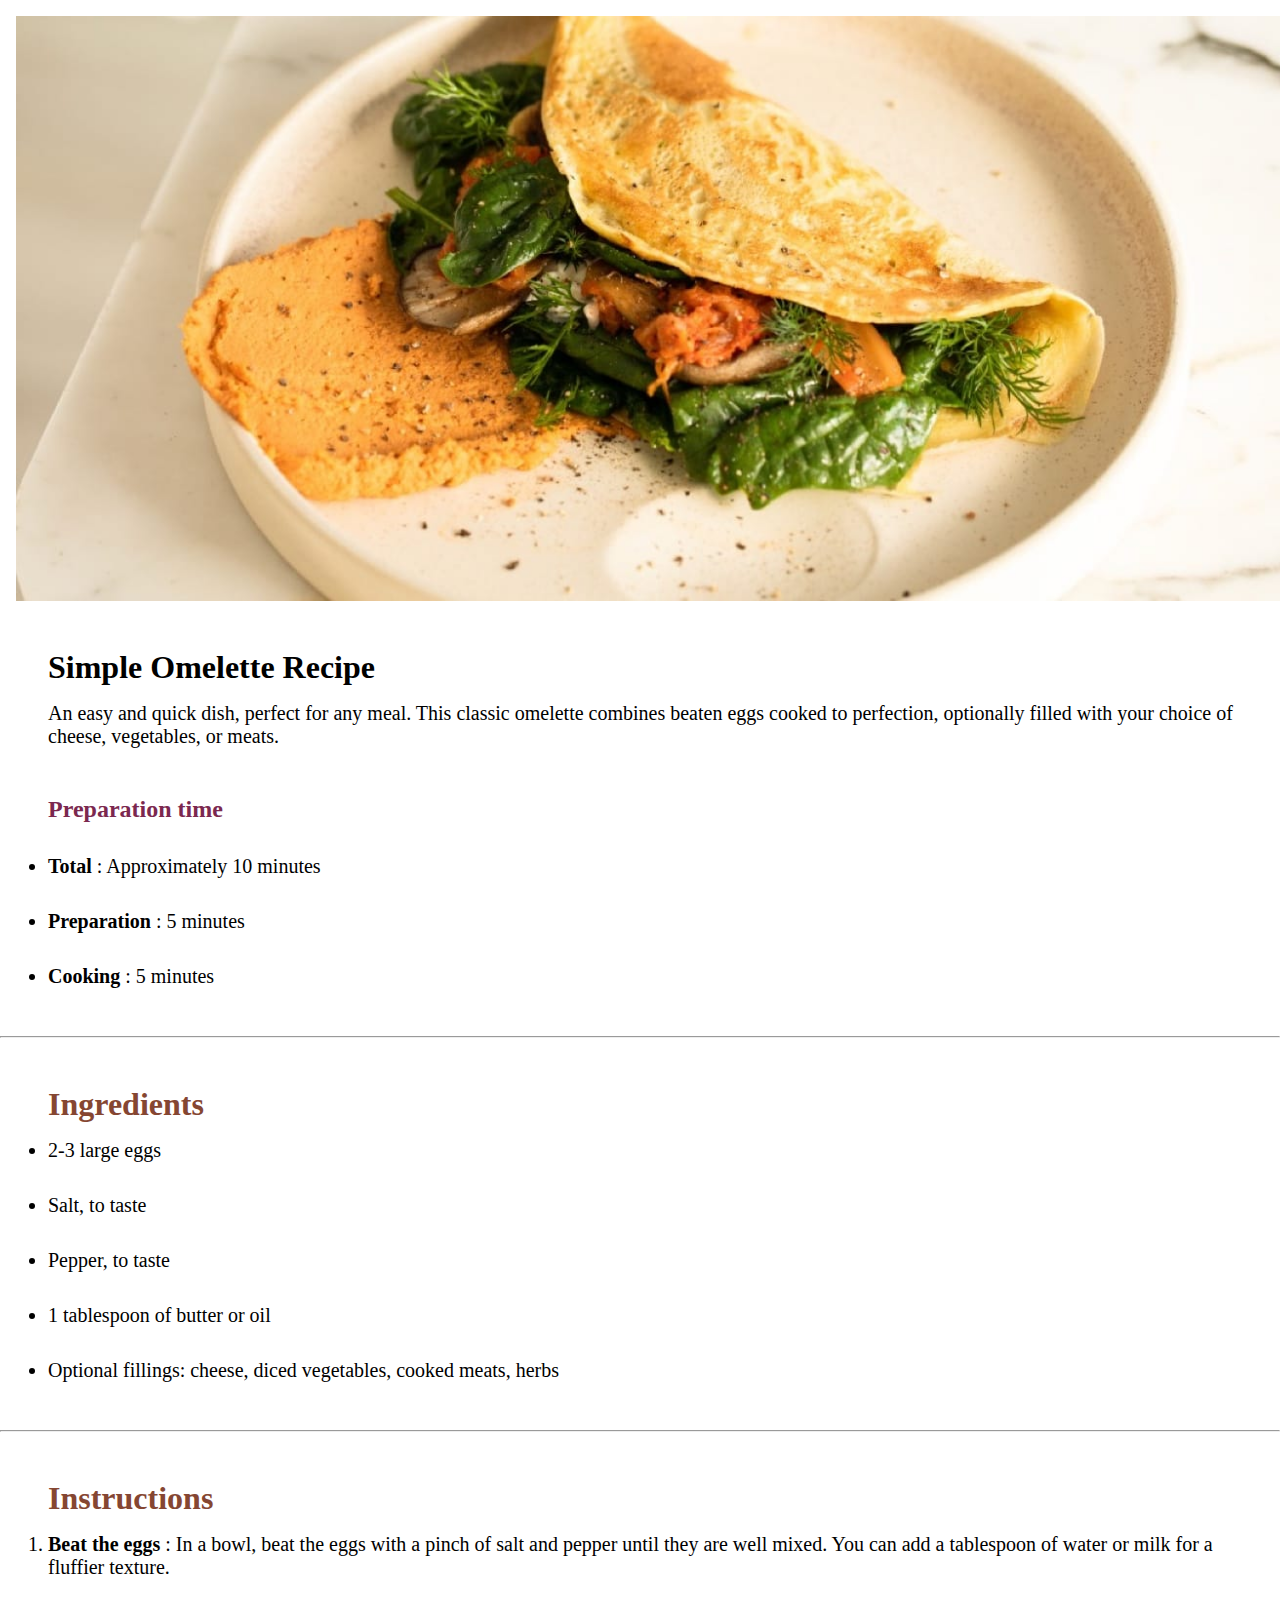
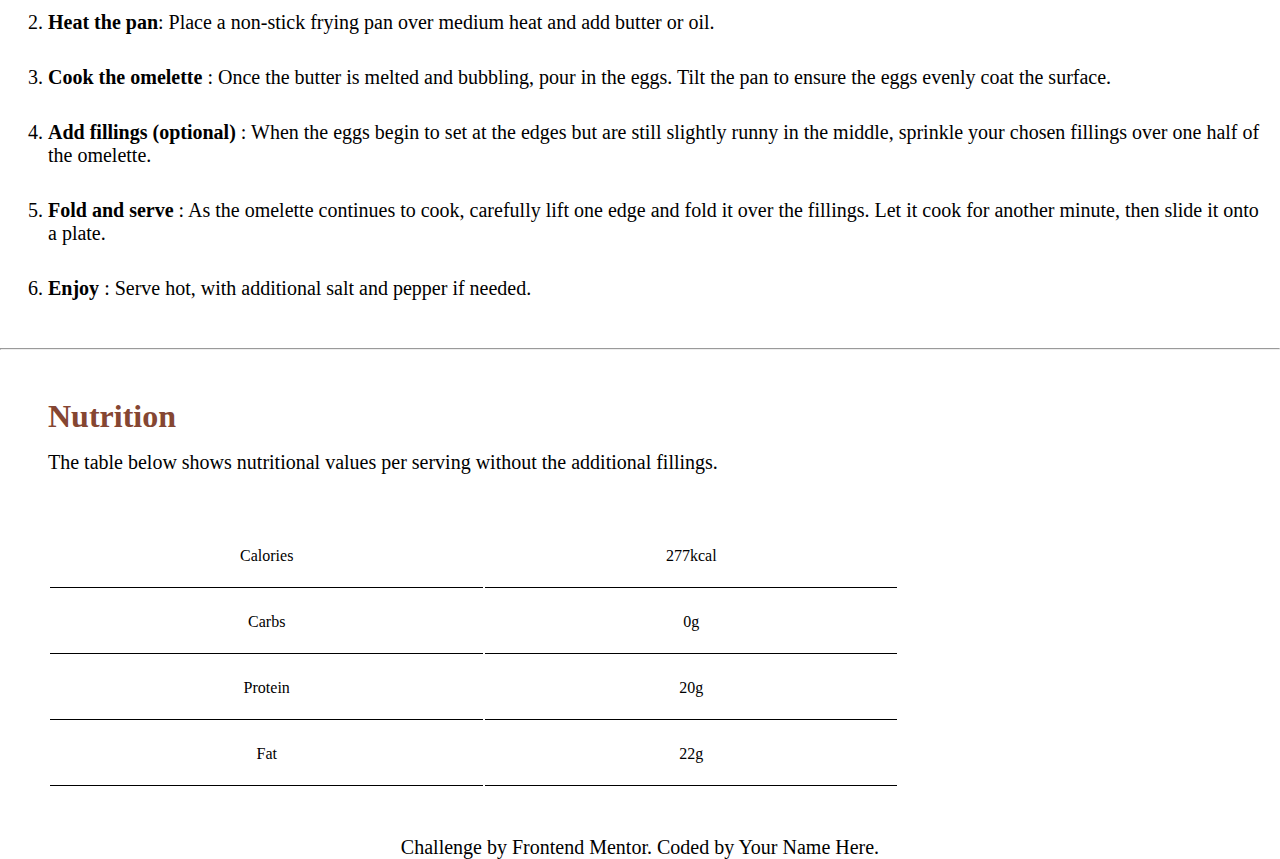
<file: index.html>
<!DOCTYPE html>
<html>

    <head>

        <link rel="stylesheet" href="./style.css">

        <meta name="viewport" content="width=device-width, initial-scale=1.0">

        <title> Frontend Mentor | Recipe Page </title>
    </head>

    <body>

        <img src="images/image-omelette.jpeg" alt="image of an omelette " class="img1">

        <div class="heading">   
            <h1> 
                Simple Omelette Recipe 
            </h1>    
            
            <p> 
                An easy and quick dish, perfect for any meal. This classic omelette combines beaten eggs cooked to perfection, optionally filled with your choice of cheese, vegetables, or meats.
            </p>
        </div>
        
        <div>
            <h3> 
                Preparation time  
            </h3>
            <ul>    
                <li> 
                    <strong> Total </strong>: Approximately 10 minutes
                </li> 
                <li> 
                    <strong> Preparation </strong>: 5 minutes 
                </li>
                <li> 
                    <strong> Cooking </strong>: 5 minutes 
                </li>
            </ul>
        </div>

        <hr>
         
        <div>
            <h2>
                Ingredients 
            </h2>
            <ul>
                <li> 2-3 large eggs </li> 
                <li> Salt, to taste </li>
                <li> Pepper, to taste </li>
                <li> 1 tablespoon of butter or oil </li>
                <li> Optional fillings: cheese, diced vegetables, cooked meats, herbs </li>
            </ul> 
        </div>

        <hr>
        
        <div>
            <h2>
                Instructions 
            </h2>
            <ol>
                <li>
                    <strong> Beat the eggs </strong>: In a bowl, beat the eggs with a pinch of salt and pepper until they are well mixed. You can add a tablespoon of water or milk for a fluffier texture. 
                </li>
                <li>
                    <strong> Heat the pan</strong>: Place a non-stick frying pan over medium heat and add butter or oil.
                </li> 
                <li>
                    <strong> Cook the omelette </strong>: Once the butter is melted and bubbling, pour in the eggs. Tilt the pan to ensure the eggs evenly coat the surface.
                </li>
                <li> 
                    <strong> Add fillings (optional) </strong>: When the eggs begin to set at the edges but are still slightly runny in the middle, sprinkle your chosen fillings over one half of the omelette.
                </li>
                 <li>
                    <strong> Fold and serve </strong>: As the omelette continues to cook, carefully lift one edge and fold it over the fillings. Let it cook for another minute, then slide it onto a plate.
                </li>
                <li> 
                    <strong>Enjoy </strong>: Serve hot, with additional salt and pepper if needed.
                </li>
            </ol> 
        </div>    
            
        <hr>
            
            <div class="table">
                <h2> Nutrition </h2> 
                    <p> The table below shows nutritional values per serving without the additional fillings. </p>
                <table>
                    <div>
                         <tr>
                             <div> <td> Calories </td> </div>
                            </div> <td> 277kcal </td></div>
                        </tr>
                    </div>
                    <div>
                        <tr> 
                            <div> <td> Carbs</td></div>
                            <div><td> 0g </td></div> 
                        </tr>
                    </div>
                    <div>
                        <tr> 
                            <div><td> Protein </td></div>
                            <div><td> 20g </td></div> 
                        </tr>
                    </div>
                    <div>
                        <tr> 
                            <div><td> Fat </td></div>
                            <div><td> 22g </td> </div>
                        </tr> 
                    </div>
                </table>
            </div>

            <p style="text-align: center;">  
                Challenge by Frontend Mentor. Coded by Your Name Here.
            </p> 
    </body>

</html>
</file>
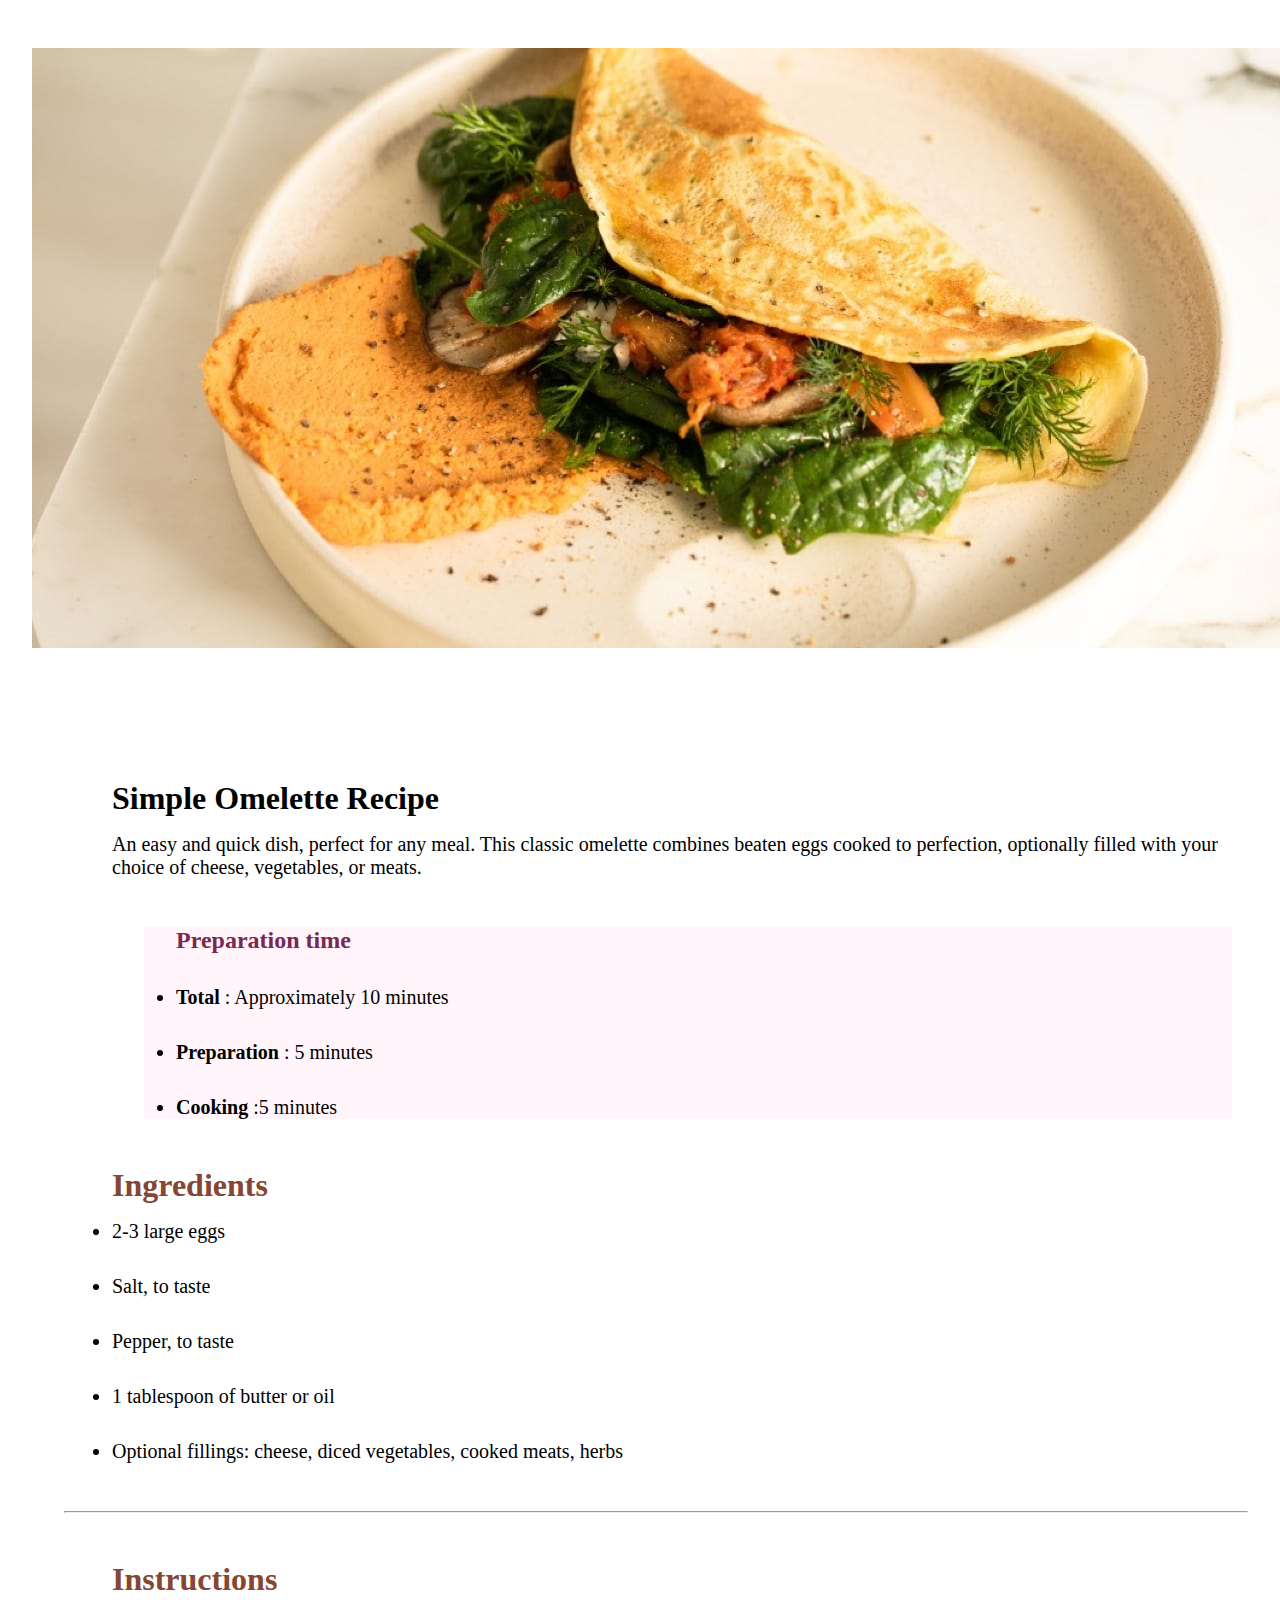
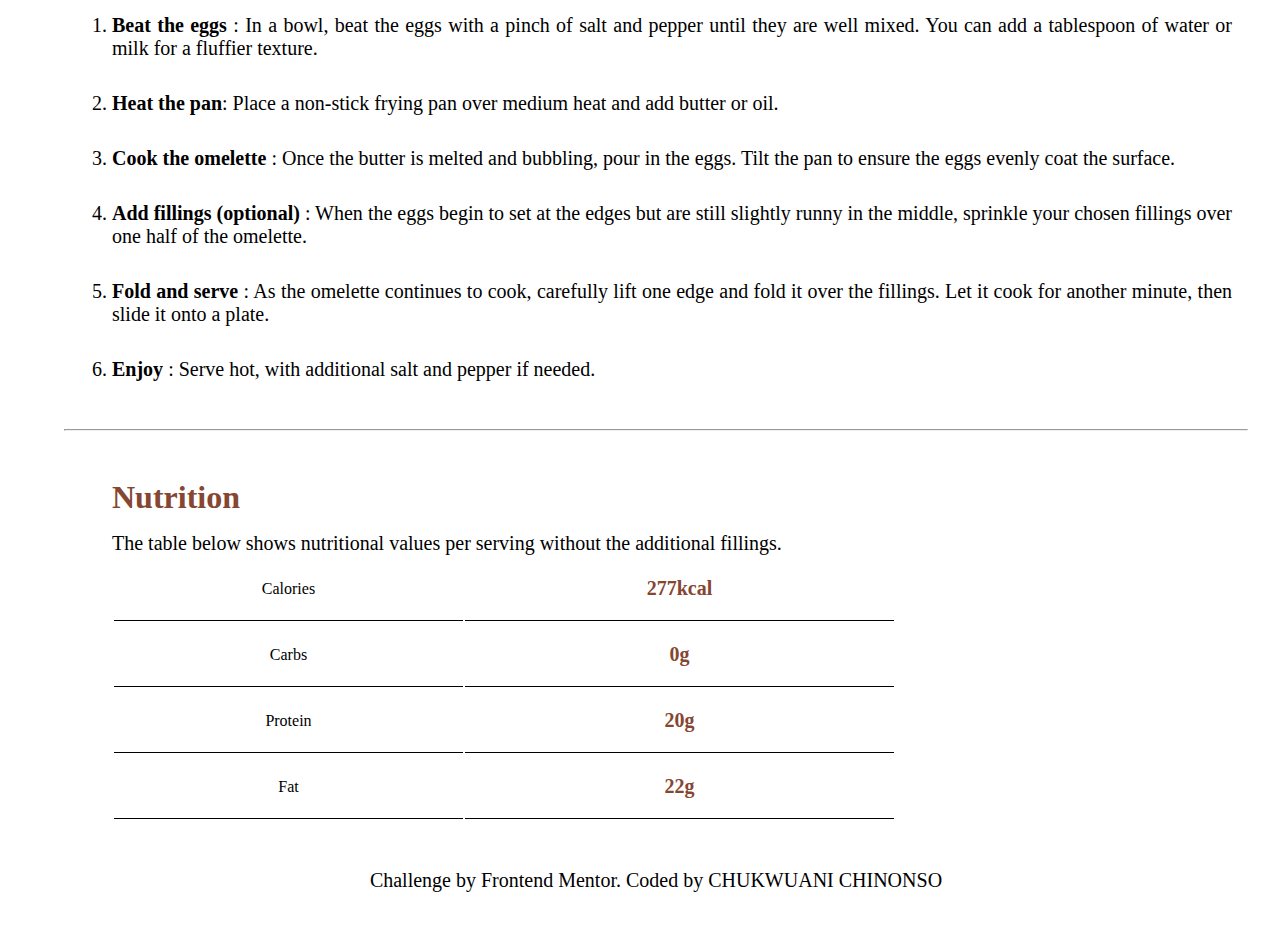
<file: Codes/challenge.1/index.html>
<!DOCTYPE html>
<html>
  <head>
    <link rel="stylesheet" href="./style.css" />

    <meta name="viewport" content="width=device-width, initial-scale=1.0" />

    <title>Frontend Mentor | Recipe Page</title>
  </head>

  <body>
    <img
      class="meal_content"
      src="images/image-omelette.jpeg"
      alt="image of an omelette "
      class="img1"
    />
    <div class="meal_content">
      <div class="heading">
        <h1>Simple Omelette Recipe</h1>

        <p>
          An easy and quick dish, perfect for any meal. This classic omelette
          combines beaten eggs cooked to perfection, optionally filled with your
          choice of cheese, vegetables, or meats.
        </p>
      </div>

      <div class="subheading">
        <h3>Preparation time</h3>
        <ul>
          <li><strong> Total </strong>: Approximately 10 minutes</li>
          <li><strong> Preparation </strong>: 5 minutes</li>
          <li><strong> Cooking </strong>:5 minutes</li>
        </ul>
      </div>

      <div>
        <h2>Ingredients</h2>
        <ul>
          <li>2-3 large eggs</li>
          <li>Salt, to taste</li>
          <li>Pepper, to taste</li>
          <li>1 tablespoon of butter or oil</li>
          <li>
            Optional fillings: cheese, diced vegetables, cooked meats, herbs
          </li>
        </ul>
      </div>

      <hr />

      <div>
        <h2>Instructions</h2>
        <ol style="text-align: justify">
          <li>
            <strong> Beat the eggs </strong>: In a bowl, beat the eggs with a
            pinch of salt and pepper until they are well mixed. You can add a
            tablespoon of water or milk for a fluffier texture.
          </li>
          <li>
            <strong> Heat the pan</strong>: Place a non-stick frying pan over
            medium heat and add butter or oil.
          </li>
          <li>
            <strong> Cook the omelette </strong>: Once the butter is melted and
            bubbling, pour in the eggs. Tilt the pan to ensure the eggs evenly
            coat the surface.
          </li>
          <li>
            <strong> Add fillings (optional) </strong>: When the eggs begin to
            set at the edges but are still slightly runny in the middle,
            sprinkle your chosen fillings over one half of the omelette.
          </li>
          <li>
            <strong> Fold and serve </strong>: As the omelette continues to
            cook, carefully lift one edge and fold it over the fillings. Let it
            cook for another minute, then slide it onto a plate.
          </li>
          <li>
            <strong> Enjoy </strong>: Serve hot, with additional salt and pepper
            if needed.
          </li>
        </ol>
      </div>

      <hr />

      <div class="table">
        <h2>Nutrition</h2>
        <p>
          The table below shows nutritional values per serving without the
          additional fillings.
        </p>
        <table>
          <tr>
            <td>Calories</td>
            <td><strong id="td"> 277kcal </strong></td>
          </tr>
          <tr>
            <td>Carbs</td>
            <td><strong id="td"> 0g </strong></td>
          </tr>
          <tr>
            <td>Protein</td>
            <td><strong id="td"> 20g </strong></td>
          </tr>
          <tr>
            <td>Fat</td>
            <td><strong id="td"> 22g </strong></td>
          </tr>
        </table>
      </div>

      <p style="text-align: center" class="footer">
        Challenge by Frontend Mentor. Coded by CHUKWUANI CHINONSO
      </p>
    </div>
  </body>
</html>
</file>
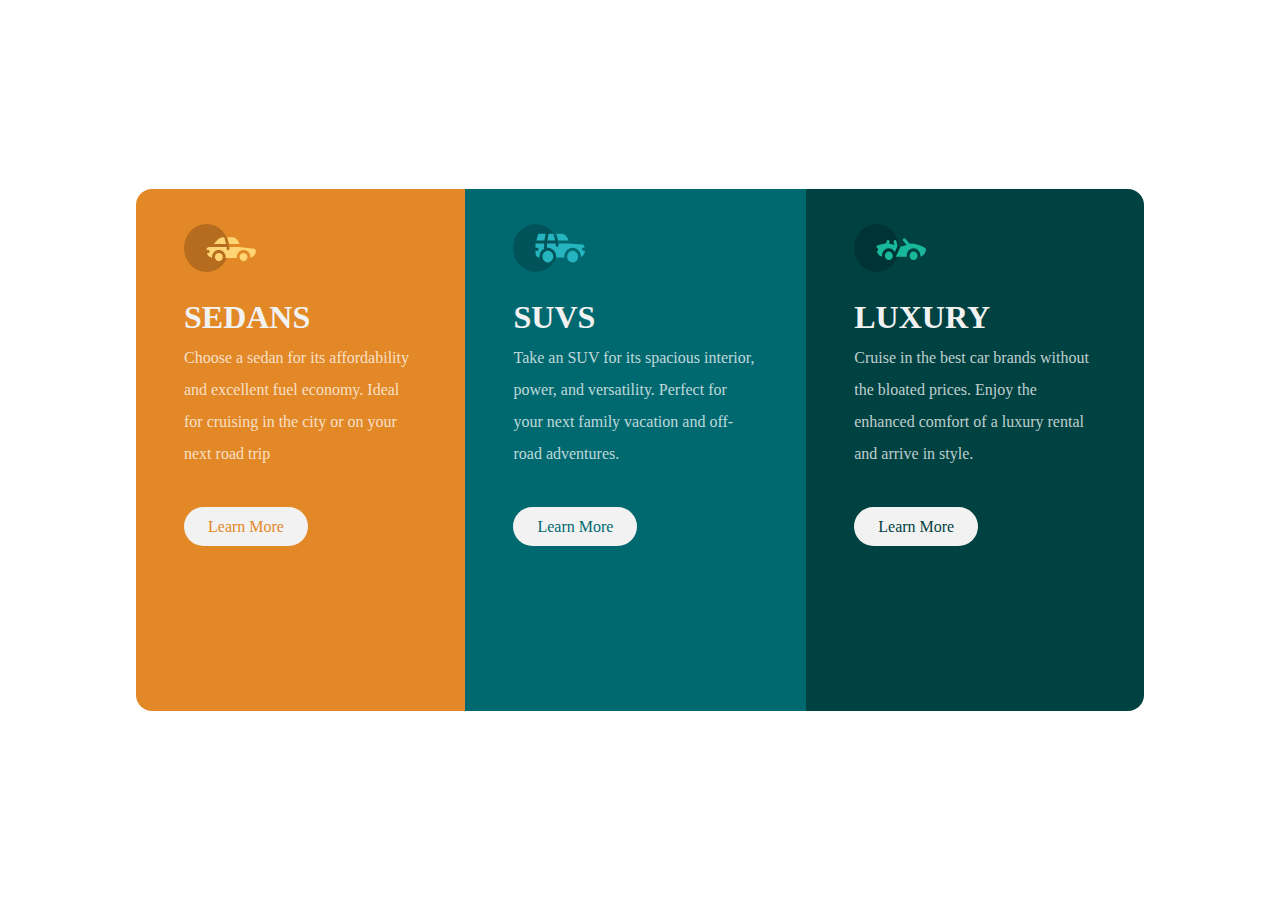
<file: column-preview.html>
<!DOCTYPE html>
<html>
  <head>
    <meta name="viewport" content="width=device-width, initial-scale=1.0" />
    <link rel="stylesheet" href="column-preview.css" />
    <link
      rel="shortcut icon"
      href="images/favicon-32x32.png"
      type="image/x-icon"
    />
    <title>Frontend Mentor | 3-column preview card component</title>
  </head>
  <body>
    <div id="flex-container">
      <div class="flex-items" id="flex-item1">
        <img src="images/icon-sedans.svg" alt="image of a sedan" />
        <h2>SEDANS</h2>
        <p class="paragraph">
          Choose a sedan for its affordability and excellent fuel economy. Ideal
          for cruising in the city or on your next road trip
        </p>
        <p class="buttons" id="first-button">Learn More</p>
      </div>
      <div class="flex-items" id="flex-item2">
        <img src="images/icon-suvs.svg" alt="image of an SUV" />
        <h2>SUVS</h2>
        <p class="paragraph">
          Take an SUV for its spacious interior, power, and versatility. Perfect
          for your next family vacation and off-road adventures.
        </p>
        <p class="buttons" id="second-button">Learn More</p>
      </div>
      <div class="flex-items" id="flex-item3">
        <img src="images/icon-luxury.svg" alt="image of a luxurious vehicle" />
        <h2>LUXURY</h2>
        <p class="paragraph">
          Cruise in the best car brands without the bloated prices. Enjoy the
          enhanced comfort of a luxury rental and arrive in style.
        </p>
        <p class="buttons" id="third-button">Learn More</p>
      </div>
    </div>
  </body>
</html>
</file>
<file: style.css>
* {
  box-sizing: border-box;
  margin: 0;
  padding: 0;
  font-size: 16px;
}

.img1 {
  display: block;
  vertical-align: middle;
  height: auto;
  max-width: 100%;
}

li {
  margin-bottom: 2rem;
  font-size: 20px;
}

h1,
h2 {
  margin-bottom: 1rem;
  font-size: 2rem;
}

h3 {
  color: hsl(332, 51%, 32%);
  margin-bottom: 2rem;
  margin-top: 2rem;
  font-size: 1.5rem;
}

#td,
h2 {
  color: hsl(14, 45%, 36%);
}

table {
  width: 70%;
}

tr,
td {
  margin-left: 6rem;
  border-bottom: 1px solid;
  height: 4rem;
  text-align: center;
}

div {
  margin: 1rem;
}

strong {
  font-size: 20px;
}

.footer {
  margin: 3rem;
}

p {
  font-size: 20px;
}

.subheading {
  margin-left: 3rem;
  background-color: hsl(330, 100%, 98%);
}

@media (min-width: 1025px) {
  .img1 {
    display: block;
    vertical-align: middle;
    height: auto;
    max-width: 100%;
    margin: 1rem;
  }

  h3 {
    color: hsl(332, 51%, 32%);
  }

  #td,
  h2 {
    color: hsl(14, 45%, 36%);
  }

  table {
    width: 70%;
  }

  tr,
  td {
    margin-left: 6rem;
    border-bottom: 1px solid;
    height: 4rem;
    text-align: center;
  }

  div {
    margin-top: 3rem;
    margin-bottom: 3rem;
    padding-left: 2rem;
  }

  .subheading {
    margin-left: 5rem;
    background-color: hsl(330, 100%, 98%);
  }
}

@media (min-width: 375px) {
  img {
    margin: 0;
    padding: 0;
  }

  .meal_content {
    padding-top: 1rem;
  }
}
</file>
<file: Codes/challenge.1/style.css>
* {
  box-sizing: border-box;
  margin: 0;
  padding: 0;
  font-size: 16px;
}

.img1 {
  display: block;
  /* vertical-align: middle; */
  height: auto;
  max-width: 100%;
}

li {
  margin-bottom: 2rem;
  font-size: 20px;
}

h1,
h2 {
  margin-bottom: 1rem;
  font-size: 2rem;
}

h3 {
  color: hsl(332, 51%, 32%);
  margin-bottom: 2rem;
  margin-top: 2rem;
  font-size: 1.5rem;
}

#td,
h2 {
  color: hsl(14, 45%, 36%);
}

table {
  width: 70%;
}

tr,
td {
  margin-left: 6rem;
  border-bottom: 1px solid;
  height: 4rem;
  text-align: center;
}

div {
  margin: 1rem;
}

strong {
  font-size: 20px;
}

.footer {
  margin: 3rem;
}

p {
  font-size: 20px;
}

.subheading {
  margin-left: 3rem;
  background-color: hsl(330, 100%, 98%);
}

@media (min-width: 1025px) {
  .img1 {
    display: block;
    /* vertical-align: middle; */
    height: auto;
    max-width: 100%;
  }

  h3 {
    color: hsl(332, 51%, 32%);
  }

  #td,
  h2 {
    color: hsl(14, 45%, 36%);
  }

  .meal_content {
    margin: 2rem;
  }

  table {
    width: 70%;
  }

  tr,
  td {
    margin-left: 6rem;
    border-bottom: 1px solid;
    height: 4rem;
    text-align: center;
  }

  div {
    margin-top: 3rem;
    margin-bottom: 3rem;
    padding-left: 2rem;
  }

  .subheading {
    margin-left: 5rem;
    background-color: hsl(330, 100%, 98%);
  }
}

@media (min-width: 375px) {
  img {
    margin: 0;
    padding: 0;
  }

  .meal_content {
    padding-top: 1rem;
  }
}
</file>
<file: column-preview.css>
* {
  margin: 0;
  padding: 0;
}

#flex-container {
  margin: 1.5rem;
}

.flex-items {
  padding: 2rem;
}

p,
h2,
img {
  margin: 0.7rem 0 0.7rem 0;
}

.buttons {
  display: inline;
  padding: 0.7rem 1.5rem 0.7rem 1.5rem;
  border-radius: 1.7rem;
  background-color: hsl(0, 0%, 95%);
}

h2 {
  color: hsl(0, 0%, 95%);
}

.paragraph {
  margin-bottom: 2.4rem;
  line-height: 2rem;
  color: hsla(0, 0%, 100%, 0.75);
}

#flex-item1 {
  background-color: hsl(31, 77%, 52%);
  border-top-left-radius: 1rem;
  border-top-right-radius: 1rem;
  color: hsl(31, 77%, 52%);
}

#flex-item2 {
  background-color: hsl(184, 100%, 22%);
  color: hsl(184, 100%, 22%);
}

#flex-item3 {
  background-color: hsl(179, 100%, 13%);
  border-bottom-left-radius: 1rem;
  border-bottom-right-radius: 1rem;
  color: hsl(179, 100%, 13%);
}

#first-button:hover {
  background-color: hsl(31, 77%, 52%);
  cursor: pointer;
  color: #fff;
  border-color: #fff;
  border: 1px solid;
}

#second-button:hover {
  background-color: hsl(184, 100%, 22%);
  cursor: pointer;
  color: #fff;
  border-color: #fff;
  border: 1px solid;
}

#third-button:hover {
  background-color: hsl(179, 100%, 13%);
  cursor: pointer;
  color: #fff;
  border-color: #fff;
  border: 1px solid;
}

@media screen and (min-width: 768px) {
  body {
    display: flex;
    height: 100dvh;
    flex-wrap: wrap;
    flex-direction: row;
    align-content: center;
    padding: 0 7rem 0 7rem;
  }

  #flex-container {
    display: flex;
  }

  #flex-item1 {
    border-top-left-radius: 1rem;
    border-top-right-radius: 0;
    border-bottom-left-radius: 1rem;
  }

  #flex-item3 {
    border-bottom-left-radius: 0;
    border-bottom-right-radius: 1rem;
    border-top-right-radius: 1rem;
  }

  .flex-items {
    height: 50dvh;
    padding: 1.5rem 3rem 3rem 3rem;
  }

  .paragraph {
    margin-bottom: 3rem;
  }

  img {
    height: 3rem;
    width: 4.5rem;
  }

  h2 {
    /* margin: 2.6rem 0rem; */
    height: 2rem;
    font-size: 2rem;
  }
}
</file>
